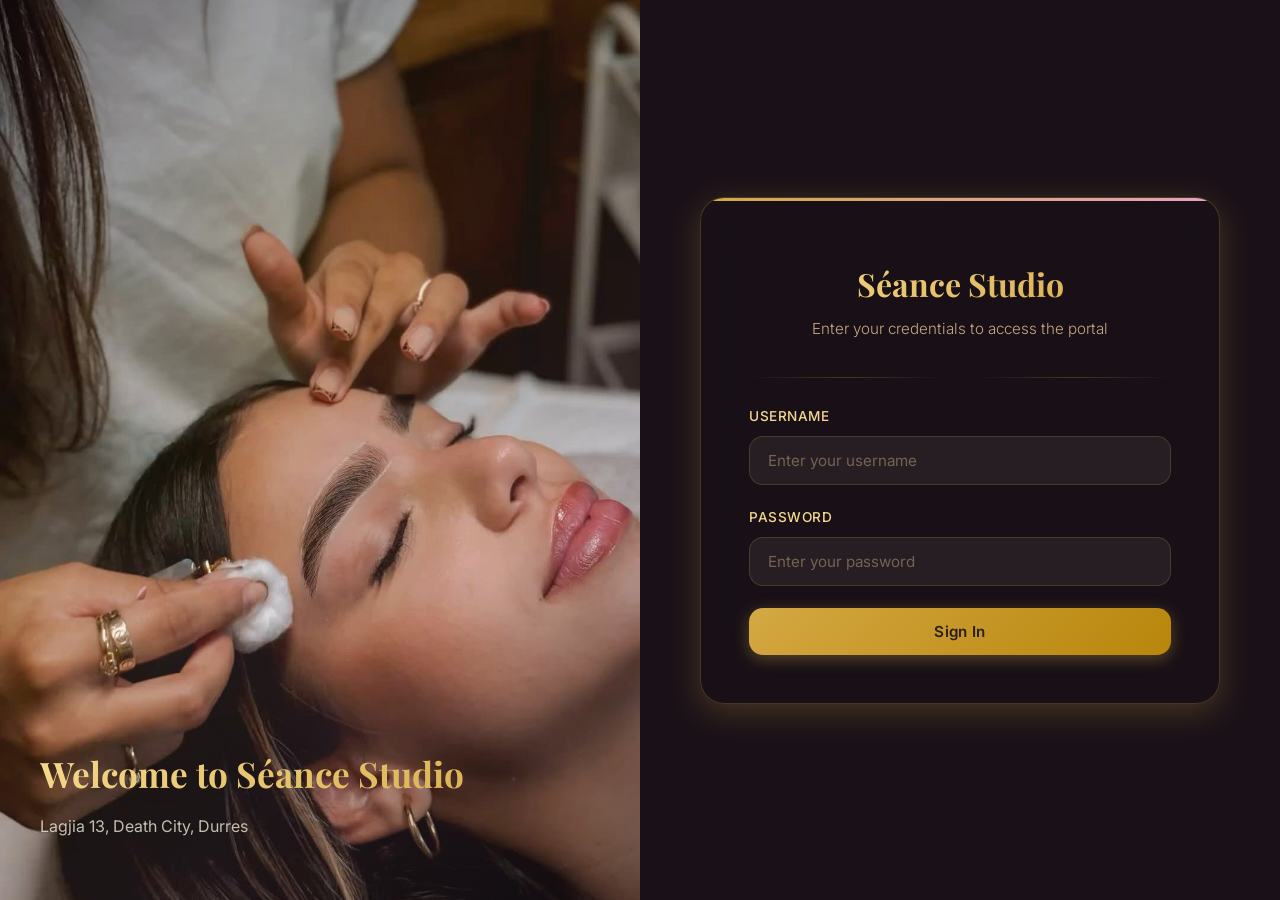
<file: index.html>
<!DOCTYPE html>
<html lang="en">
<head>
    <meta charset="UTF-8">
    <meta name="viewport" content="width=device-width, initial-scale=1.0">
    <meta name="description" content="Séance Studio — Professional session management portal. Sign in to manage your clients and bookings.">
    <title>Séance Studio — Sign In</title>
    <link rel="stylesheet" href="style.css">
</head>
<body>
    <div class="split-layout">
        <div class="split-image" style="background-image: url('images/login-bg.jpg');">
            <div class="bg-particles">
                <div class="orb"></div>
                <div class="orb"></div>
                <div class="orb"></div>
            </div>
            <div class="split-text">
                <h2>Welcome to Séance Studio</h2>
                <p>Lagjia 13, Death City, Durres</p>
            </div>
        </div>
        <div class="split-content">
            <div class="glass-card">
                <div class="login-logo">
                    <span class="crystal"></span>
                </div>
                <h1 class="card-title">Séance Studio</h1>
                <p class="card-subtitle">Enter your credentials to access the portal</p>
                <div class="divider"><span></span></div>
                <form id="loginForm" autocomplete="off">
                    <div class="form-group">
                        <label for="loginUsername">Username</label>
                        <input type="text" id="loginUsername" class="form-control" placeholder="Enter your username" required>
                    </div>
                    <div class="form-group">
                        <label for="loginPassword">Password</label>
                        <input type="password" id="loginPassword" class="form-control" placeholder="Enter your password" required>
                    </div>
                    <button type="submit" id="loginBtn" class="btn btn-primary">
                         Sign In
                    </button>
                </form>
            </div>
        </div>
    </div>
    <script src="https://cdnjs.cloudflare.com/ajax/libs/jquery/3.7.1/jquery.min.js"></script>
    <script src="app.js"></script>
</body>
</html>
</file>
<file: style.css>
/* ===== Google Fonts ===== */
@import url('https://fonts.googleapis.com/css2?family=Playfair+Display:wght@400;600;700&family=Inter:wght@300;400;500;600&display=swap');

/* ===== CSS Variables ===== */
:root {
    --gold-light: #f5d98e;
    --gold: #d4a843;
    --gold-dark: #b8860b;
    --gold-deeper: #8b6914;
    --rose: #e8a0bf;
    --rose-light: #f5c6d8;
    --rose-dark: #c97b9a;
    --pink-soft: #f7d1e0;
    --lavender: #d5b8e8;
    --cream: #fdf6e3;
    --cream-dark: #f5e6c8;
    --bg-dark: #1a1118;
    --bg-card: rgba(253, 246, 227, 0.08);
    --text-light: #fdf6e3;
    --text-muted: #c4a882;
    --text-dark: #2a1f14;
    --shadow-gold: 0 8px 32px rgba(212, 168, 67, 0.25);
    --shadow-rose: 0 8px 32px rgba(232, 160, 191, 0.2);
    --glass-bg: rgba(26, 17, 24, 0.65);
    --glass-border: rgba(212, 168, 67, 0.25);
    --transition: all 0.3s cubic-bezier(0.4, 0, 0.2, 1);
}

/* ===== Reset & Base ===== */
*,
*::before,
*::after {
    margin: 0;
    padding: 0;
    box-sizing: border-box;
}

html {
    scroll-behavior: smooth;
}

body {
    font-family: 'Inter', sans-serif;
    background: var(--bg-dark);
    color: var(--text-light);
    min-height: 100vh;
    overflow-x: hidden;
    line-height: 1.6;
}

/* ===== Background Image Support ===== */
.page-bg {
    position: fixed;
    top: 0;
    left: 0;
    width: 100%;
    height: 100%;
    z-index: -2;
    background-size: cover;
    background-position: center;
    background-repeat: no-repeat;
    animation: slightPop 1.5s ease-out forwards;
}

.page-bg::after {
    content: '';
    position: absolute;
    top: 0;
    left: 0;
    width: 100%;
    height: 100%;
    background: linear-gradient(
        135deg,
        rgba(26, 17, 24, 0.65) 0%,
        rgba(44, 25, 36, 0.5) 50%,
        rgba(26, 17, 24, 0.7) 100%
    );
}

/* ===== Split Layout (Image on Left Half) ===== */
.split-layout {
    display: flex;
    min-height: 100vh;
    width: 100%;
}

.split-image {
    position: relative;
    width: 50%;
    min-height: 100vh;
    background-size: cover;
    background-position: center;
    background-repeat: no-repeat;
    animation: slightPop 1.5s ease-out forwards;
    /* Default placeholder gradient if no image is set */
    background-image:
        linear-gradient(
            135deg,
            rgba(26, 17, 24, 0.4) 0%,
            rgba(44, 25, 36, 0.3) 50%,
            rgba(26, 17, 24, 0.5) 100%
        );
}

.split-image::after {
    content: '';
    position: absolute;
    top: 0;
    left: 0;
    width: 100%;
    height: 100%;
    background: linear-gradient(
        135deg,
        rgba(26, 17, 24, 0.35) 0%,
        rgba(212, 168, 67, 0.08) 40%,
        rgba(232, 160, 191, 0.1) 70%,
        rgba(26, 17, 24, 0.5) 100%
    );
    pointer-events: none;
}

.split-image .split-text {
    position: absolute;
    bottom: 60px;
    left: 40px;
    right: 40px;
    z-index: 2;
    color: var(--text-light);
}

.split-image .split-text h2 {
    font-family: 'Playfair Display', serif;
    font-size: 2.2rem;
    font-weight: 700;
    margin-bottom: 12px;
    background: linear-gradient(135deg, var(--gold-light), var(--gold));
    -webkit-background-clip: text;
    -webkit-text-fill-color: transparent;
    background-clip: text;
    text-shadow: none;
}

.split-image .split-text p {
    font-size: 1rem;
    color: rgba(253, 246, 227, 0.75);
    line-height: 1.6;
}

.split-content {
    width: 50%;
    min-height: 100vh;
    display: flex;
    align-items: center;
    justify-content: center;
    padding: 40px;
    position: relative;
}

.split-content.with-nav {
    padding-top: 100px;
    align-items: flex-start;
}

@media (max-width: 900px) {
    .split-layout {
        flex-direction: column;
    }

    .split-image {
        width: 100%;
        min-height: 35vh;
        position: relative;
    }

    .split-image .split-text {
        bottom: 24px;
        left: 24px;
        right: 24px;
    }

    .split-image .split-text h2 {
        font-size: 1.5rem;
    }

    .split-content {
        width: 100%;
        min-height: auto;
        padding: 32px 20px;
    }
}

/* ===== Animated Background Particles ===== */
.bg-particles {
    position: fixed;
    top: 0;
    left: 0;
    width: 100%;
    height: 100%;
    z-index: -1;
    overflow: hidden;
    pointer-events: none;
}

.bg-particles .orb {
    position: absolute;
    border-radius: 50%;
    filter: blur(60px);
    animation: floatOrb 12s ease-in-out infinite;
}

.bg-particles .orb:nth-child(1) {
    width: 300px;
    height: 300px;
    background: radial-gradient(circle, rgba(212, 168, 67, 0.15), transparent);
    top: 10%;
    left: 20%;
    animation-delay: 0s;
}

.bg-particles .orb:nth-child(2) {
    width: 250px;
    height: 250px;
    background: radial-gradient(circle, rgba(232, 160, 191, 0.12), transparent);
    top: 60%;
    right: 15%;
    animation-delay: -4s;
}

.bg-particles .orb:nth-child(3) {
    width: 200px;
    height: 200px;
    background: radial-gradient(circle, rgba(213, 184, 232, 0.1), transparent);
    bottom: 20%;
    left: 10%;
    animation-delay: -8s;
}

@keyframes floatOrb {
    0%, 100% { transform: translate(0, 0) scale(1); }
    33% { transform: translate(30px, -40px) scale(1.1); }
    66% { transform: translate(-20px, 30px) scale(0.95); }
}

/* ===== Navigation ===== */
.nav-bar {
    position: fixed;
    top: 0;
    left: 0;
    right: 0;
    z-index: 100;
    padding: 16px 40px;
    display: flex;
    justify-content: space-between;
    align-items: center;
    background: rgba(26, 17, 24, 0.8);
    backdrop-filter: blur(20px);
    -webkit-backdrop-filter: blur(20px);
    border-bottom: 1px solid var(--glass-border);
}

.nav-brand {
    font-family: 'Playfair Display', serif;
    font-size: 1.5rem;
    font-weight: 700;
    background: linear-gradient(135deg, var(--gold-light), var(--gold), var(--rose));
    -webkit-background-clip: text;
    -webkit-text-fill-color: transparent;
    background-clip: text;
    text-decoration: none;
    letter-spacing: 1px;
}

.nav-links {
    display: flex;
    gap: 8px;
    list-style: none;
}

.nav-links a {
    color: var(--text-muted);
    text-decoration: none;
    padding: 8px 18px;
    border-radius: 25px;
    font-size: 0.9rem;
    font-weight: 500;
    transition: var(--transition);
    border: 1px solid transparent;
}

.nav-links a:hover,
.nav-links a.active {
    color: var(--gold-light);
    background: rgba(212, 168, 67, 0.1);
    border-color: var(--glass-border);
}

.nav-logout {
    color: var(--rose) !important;
}

.nav-logout:hover {
    background: rgba(232, 160, 191, 0.1) !important;
    border-color: rgba(232, 160, 191, 0.3) !important;
}

/* ===== Page Container ===== */
.page-container {
    min-height: 100vh;
    display: flex;
    align-items: center;
    justify-content: center;
    padding: 40px 20px;
}

.page-container.with-nav {
    padding-top: 100px;
    align-items: flex-start;
}

@keyframes slightPop {
    0% {
        opacity: 0;
        transform: scale(0.95);
    }
    100% {
        opacity: 1;
        transform: scale(1);
    }
}

.glass-card {
    background: var(--glass-bg);
    backdrop-filter: blur(24px);
    -webkit-backdrop-filter: blur(24px);
    border: 1px solid var(--glass-border);
    border-radius: 24px;
    padding: 48px;
    width: 100%;
    max-width: 520px;
    box-shadow: var(--shadow-gold);
    position: relative;
    overflow: hidden;
}

.glass-card.wide {
    max-width: 900px;
}

.glass-card.extra-wide {
    max-width: 1100px;
}

.glass-card::before {
    content: '';
    position: absolute;
    top: 0;
    left: 0;
    right: 0;
    height: 3px;
    background: linear-gradient(90deg, var(--gold), var(--rose), var(--lavender), var(--gold));
    background-size: 300% 100%;
    animation: shimmer 4s ease-in-out infinite;
}

@keyframes shimmer {
    0%, 100% { background-position: 0% 50%; }
    50% { background-position: 100% 50%; }
}



/* ===== Headings ===== */
.card-title {
    font-family: 'Playfair Display', serif;
    font-size: 2rem;
    font-weight: 700;
    text-align: center;
    margin-bottom: 8px;
    background: linear-gradient(135deg, var(--gold-light), var(--gold));
    -webkit-background-clip: text;
    -webkit-text-fill-color: transparent;
    background-clip: text;
}

.card-subtitle {
    text-align: center;
    color: var(--text-muted);
    font-size: 0.95rem;
    margin-bottom: 36px;
    font-weight: 300;
}

/* ===== Decorative Divider ===== */
.divider {
    display: flex;
    align-items: center;
    gap: 16px;
    margin: 28px 0;
}

.divider::before,
.divider::after {
    content: '';
    flex: 1;
    height: 1px;
    background: linear-gradient(90deg, transparent, var(--glass-border), transparent);
}

.divider span {
    color: var(--gold);
    font-size: 1.2rem;
}

/* ===== Form Styles ===== */
.form-group {
    margin-bottom: 22px;
    position: relative;
}

.form-group label {
    display: block;
    margin-bottom: 8px;
    color: var(--gold-light);
    font-size: 0.85rem;
    font-weight: 500;
    letter-spacing: 0.5px;
    text-transform: uppercase;
}

.form-control {
    width: 100%;
    padding: 14px 18px;
    background: rgba(253, 246, 227, 0.06);
    border: 1px solid rgba(212, 168, 67, 0.2);
    border-radius: 14px;
    color: var(--text-light);
    font-family: 'Inter', sans-serif;
    font-size: 0.95rem;
    transition: var(--transition);
    outline: none;
}

.form-control:focus {
    border-color: var(--gold);
    background: rgba(253, 246, 227, 0.1);
    box-shadow: 0 0 0 3px rgba(212, 168, 67, 0.12);
}

.form-control::placeholder {
    color: rgba(196, 168, 130, 0.5);
}

select.form-control {
    cursor: pointer;
    appearance: none;
    background-image: url("data:image/svg+xml,%3Csvg xmlns='http://www.w3.org/2000/svg' width='12' height='12' fill='%23d4a843' viewBox='0 0 16 16'%3E%3Cpath d='M8 11L3 6h10l-5 5z'/%3E%3C/svg%3E");
    background-repeat: no-repeat;
    background-position: right 16px center;
}

select.form-control option {
    background-color: #1a1118;
    color: var(--gold-light);
}

textarea.form-control {
    resize: vertical;
    min-height: 100px;
    line-height: 1.6;
}


/* ===== Buttons ===== */
.btn {
    display: inline-flex;
    align-items: center;
    justify-content: center;
    gap: 8px;
    padding: 14px 28px;
    border: none;
    border-radius: 14px;
    font-family: 'Inter', sans-serif;
    font-size: 0.95rem;
    font-weight: 600;
    cursor: pointer;
    transition: var(--transition);
    text-decoration: none;
    letter-spacing: 0.3px;
    position: relative;
    overflow: hidden;
}

.btn::after {
    content: '';
    position: absolute;
    top: 50%;
    left: 50%;
    width: 0;
    height: 0;
    background: rgba(255, 255, 255, 0.15);
    border-radius: 50%;
    transform: translate(-50%, -50%);
    transition: width 0.5s, height 0.5s;
}

.btn:active::after {
    width: 300px;
    height: 300px;
}

.btn-primary {
    background: linear-gradient(135deg, var(--gold), var(--gold-dark));
    color: var(--text-dark);
    box-shadow: 0 4px 16px rgba(212, 168, 67, 0.35);
    width: 100%;
}

.btn-primary:hover {
    transform: translateY(-2px);
    box-shadow: 0 8px 28px rgba(212, 168, 67, 0.45);
}

.btn-rose {
    background: linear-gradient(135deg, var(--rose), var(--rose-dark));
    color: #fff;
    box-shadow: 0 4px 16px rgba(232, 160, 191, 0.3);
}

.btn-rose:hover {
    transform: translateY(-2px);
    box-shadow: 0 8px 28px rgba(232, 160, 191, 0.4);
}

.btn-outline {
    background: transparent;
    border: 1px solid var(--glass-border);
    color: var(--gold-light);
}

.btn-outline:hover {
    background: rgba(212, 168, 67, 0.1);
    border-color: var(--gold);
    transform: translateY(-1px);
}

.btn-danger {
    background: linear-gradient(135deg, #e74c6f, #c0392b);
    color: #fff;
    box-shadow: 0 4px 16px rgba(231, 76, 111, 0.3);
}

.btn-danger:hover {
    transform: translateY(-2px);
    box-shadow: 0 8px 24px rgba(231, 76, 111, 0.4);
}

.btn-sm {
    padding: 8px 16px;
    font-size: 0.82rem;
    border-radius: 10px;
}

.btn-icon {
    padding: 8px 12px;
    font-size: 0.85rem;
    border-radius: 10px;
}

/* ===== Image Upload Zones ===== */
.image-zone {
    border: 2px dashed rgba(212, 168, 67, 0.3);
    border-radius: 16px;
    padding: 32px;
    text-align: center;
    cursor: pointer;
    transition: var(--transition);
    background: rgba(253, 246, 227, 0.03);
    margin-bottom: 22px;
}

.image-zone:hover {
    border-color: var(--gold);
    background: rgba(253, 246, 227, 0.06);
}

.image-zone .icon {
    font-size: 2.5rem;
    margin-bottom: 12px;
    display: block;
}

.image-zone .label {
    color: var(--text-muted);
    font-size: 0.9rem;
}

.image-zone img {
    max-width: 100%;
    max-height: 200px;
    border-radius: 12px;
    object-fit: cover;
}

/* ===== Client Table ===== */
.table-wrapper {
    overflow-x: auto;
    border-radius: 16px;
    border: 1px solid var(--glass-border);
}

.client-table {
    width: 100%;
    border-collapse: collapse;
    font-size: 0.9rem;
}

.client-table thead {
    background: rgba(212, 168, 67, 0.12);
}

.client-table th {
    padding: 16px 20px;
    text-align: left;
    color: var(--gold-light);
    font-weight: 600;
    font-size: 0.8rem;
    text-transform: uppercase;
    letter-spacing: 0.8px;
    border-bottom: 1px solid var(--glass-border);
}

.client-table td {
    padding: 14px 20px;
    border-bottom: 1px solid rgba(212, 168, 67, 0.08);
    color: var(--text-light);
    vertical-align: middle;
}

.client-table tbody tr {
    transition: var(--transition);
}

.client-table tbody tr:hover {
    background: rgba(212, 168, 67, 0.06);
}

.client-table tbody tr:last-child td {
    border-bottom: none;
}

.action-btns {
    display: flex;
    gap: 8px;
    flex-wrap: nowrap;
}

/* ===== Alerts / Toasts ===== */
.toast-container {
    position: fixed;
    top: 80px;
    right: 20px;
    z-index: 9999;
    display: flex;
    flex-direction: column;
    gap: 10px;
}

.toast {
    padding: 14px 24px;
    border-radius: 14px;
    font-size: 0.9rem;
    font-weight: 500;
    backdrop-filter: blur(16px);
    border: 1px solid;
    animation: toastIn 0.4s ease-out;
    min-width: 280px;
    display: flex;
    align-items: center;
    gap: 10px;
}

.toast.success {
    background: rgba(46, 204, 113, 0.15);
    border-color: rgba(46, 204, 113, 0.3);
    color: #2ecc71;
}

.toast.error {
    background: rgba(231, 76, 111, 0.15);
    border-color: rgba(231, 76, 111, 0.3);
    color: #e74c6f;
}

.toast.info {
    background: rgba(212, 168, 67, 0.15);
    border-color: rgba(212, 168, 67, 0.3);
    color: var(--gold-light);
}

@keyframes toastIn {
    from {
        opacity: 0;
        transform: translateX(40px);
    }
    to {
        opacity: 1;
        transform: translateX(0);
    }
}

@keyframes toastOut {
    from {
        opacity: 1;
        transform: translateX(0);
    }
    to {
        opacity: 0;
        transform: translateX(40px);
    }
}

/* ===== Modal ===== */
.modal-overlay {
    position: fixed;
    top: 0;
    left: 0;
    width: 100%;
    height: 100%;
    background: rgba(0, 0, 0, 0.6);
    backdrop-filter: blur(6px);
    z-index: 1000;
    display: none;
    align-items: center;
    justify-content: center;
    padding: 20px;
    animation: fadeIn 0.3s ease;
}

.modal-overlay.active {
    display: flex;
}

.modal-content {
    background: rgba(30, 20, 28, 0.95);
    backdrop-filter: blur(24px);
    border: 1px solid var(--glass-border);
    border-radius: 24px;
    padding: 40px;
    max-width: 520px;
    width: 100%;
    position: relative;
    animation: modalIn 0.4s ease-out;
}

.modal-content::before {
    content: '';
    position: absolute;
    top: 0;
    left: 0;
    right: 0;
    height: 3px;
    background: linear-gradient(90deg, var(--gold), var(--rose));
}

@keyframes fadeIn {
    from { opacity: 0; }
    to { opacity: 1; }
}

@keyframes modalIn {
    from {
        opacity: 0;
        transform: scale(0.9) translateY(20px);
    }
    to {
        opacity: 1;
        transform: scale(1) translateY(0);
    }
}

.modal-close {
    position: absolute;
    top: 16px;
    right: 20px;
    background: none;
    border: none;
    color: var(--text-muted);
    font-size: 1.5rem;
    cursor: pointer;
    transition: var(--transition);
    padding: 4px 8px;
    border-radius: 8px;
}

.modal-close:hover {
    color: var(--rose);
    background: rgba(232, 160, 191, 0.1);
}

/* ===== Login Specific ===== */
.login-logo {
    text-align: center;
    margin-bottom: 12px;
}

.login-logo .crystal {
    font-size: 3.5rem;
    display: block;
    animation: pulse 3s ease-in-out infinite;
}

@keyframes pulse {
    0%, 100% { transform: scale(1); opacity: 1; }
    50% { transform: scale(1.08); opacity: 0.85; }
}

.form-footer {
    text-align: center;
    margin-top: 24px;
    color: var(--text-muted);
    font-size: 0.88rem;
}

.form-footer a {
    color: var(--rose);
    text-decoration: none;
    font-weight: 500;
    transition: var(--transition);
}

.form-footer a:hover {
    color: var(--rose-light);
    text-decoration: underline;
}

/* ===== Page Header ===== */
.page-header {
    display: flex;
    justify-content: space-between;
    align-items: center;
    margin-bottom: 32px;
    flex-wrap: wrap;
    gap: 16px;
}

.page-header-left .card-title {
    text-align: left;
    font-size: 1.7rem;
}

.page-header-left .card-subtitle {
    text-align: left;
    margin-bottom: 0;
}

/* ===== Stats Bar ===== */
.stats-bar {
    display: flex;
    gap: 16px;
    margin-bottom: 28px;
    flex-wrap: wrap;
}

.stat-card {
    flex: 1;
    min-width: 140px;
    background: rgba(253, 246, 227, 0.05);
    border: 1px solid var(--glass-border);
    border-radius: 16px;
    padding: 20px;
    text-align: center;
    transition: var(--transition);
}

.stat-card:hover {
    background: rgba(253, 246, 227, 0.08);
    transform: translateY(-2px);
}

.stat-number {
    font-family: 'Playfair Display', serif;
    font-size: 2rem;
    font-weight: 700;
    background: linear-gradient(135deg, var(--gold-light), var(--gold));
    -webkit-background-clip: text;
    -webkit-text-fill-color: transparent;
    background-clip: text;
}

.stat-label {
    color: var(--text-muted);
    font-size: 0.8rem;
    text-transform: uppercase;
    letter-spacing: 0.5px;
    margin-top: 4px;
}

/* ===== Empty State ===== */
.empty-state {
    text-align: center;
    padding: 60px 20px;
    color: var(--text-muted);
}

.empty-state .icon {
    font-size: 3rem;
    margin-bottom: 16px;
    display: block;
    opacity: 0.5;
}

.empty-state p {
    font-size: 1rem;
    margin-bottom: 24px;
}

/* ===== Booking Card ===== */
.session-info {
    display: grid;
    grid-template-columns: 1fr 1fr;
    gap: 16px;
}

/* ===== Responsive ===== */
@media (max-width: 768px) {
    .nav-bar {
        padding: 12px 20px;
        flex-direction: column;
        gap: 12px;
    }

    .nav-links {
        flex-wrap: wrap;
        justify-content: center;
    }

    .glass-card {
        padding: 32px 24px;
        border-radius: 20px;
    }

    .page-header {
        flex-direction: column;
        align-items: flex-start;
    }

    .session-info {
        grid-template-columns: 1fr;
    }

    .stats-bar {
        flex-direction: column;
    }

    .action-btns {
        flex-direction: column;
    }
}

@media (max-width: 480px) {
    .glass-card {
        padding: 24px 18px;
    }

    .card-title {
        font-size: 1.5rem;
    }

    .nav-links a {
        padding: 6px 12px;
        font-size: 0.8rem;
    }
}

/* ===== Scrollbar ===== */
::-webkit-scrollbar {
    width: 8px;
}

::-webkit-scrollbar-track {
    background: var(--bg-dark);
}

::-webkit-scrollbar-thumb {
    background: rgba(212, 168, 67, 0.3);
    border-radius: 4px;
}

::-webkit-scrollbar-thumb:hover {
    background: rgba(212, 168, 67, 0.5);
}

/* ===== Utility ===== */
.text-center { text-align: center; }
.mt-1 { margin-top: 8px; }
.mt-2 { margin-top: 16px; }
.mt-3 { margin-top: 24px; }
.mb-2 { margin-bottom: 16px; }
.mb-3 { margin-bottom: 24px; }
.d-flex { display: flex; }
.gap-2 { gap: 16px; }
.w-100 { width: 100%; }
</file>
